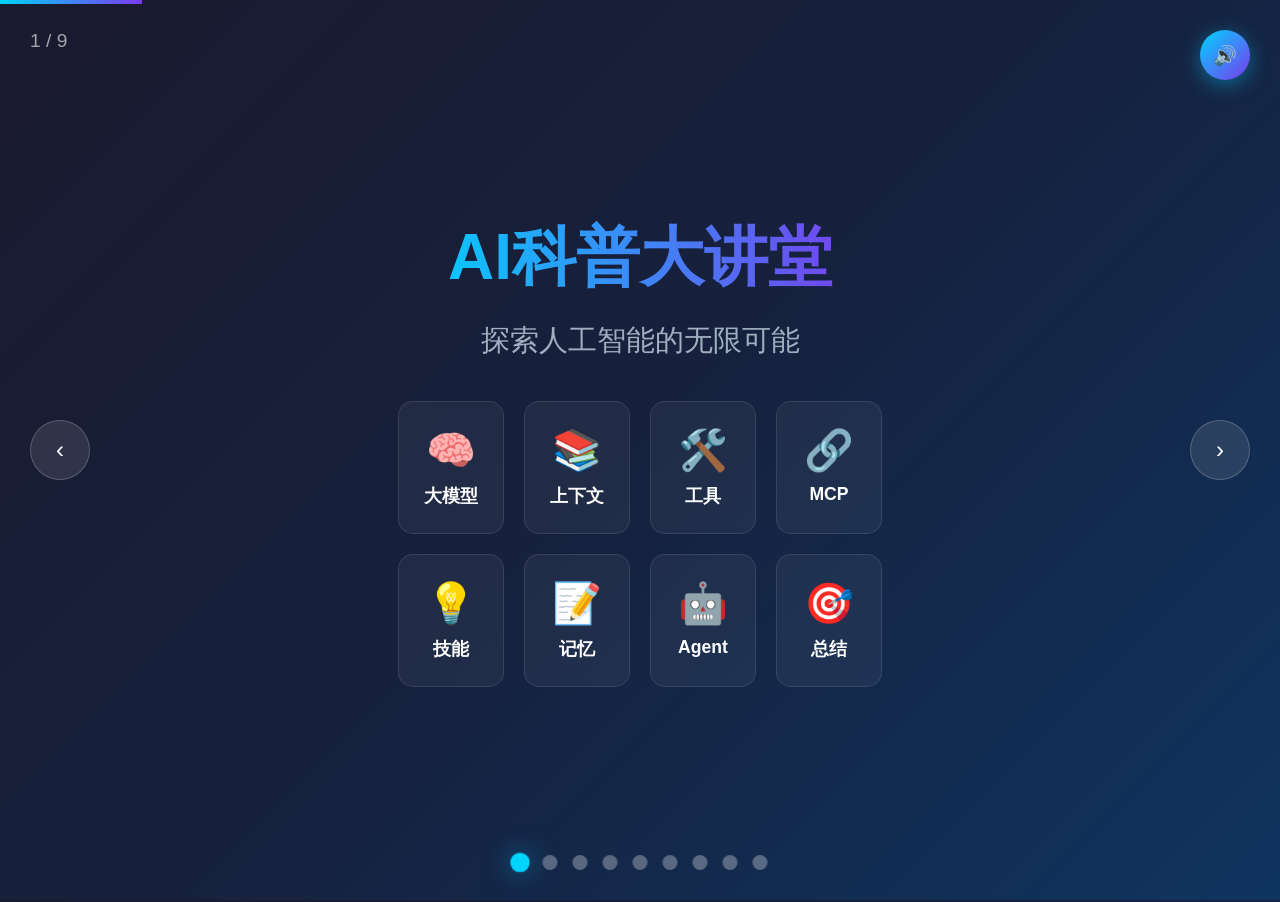
<file: index.html>
<!DOCTYPE html>
<html lang="zh-CN">
<head>
    <meta charset="UTF-8">
    <meta name="viewport" content="width=device-width, initial-scale=1.0">
    <title>AI科普大讲堂</title>
    <style>
        * {
            margin: 0;
            padding: 0;
            box-sizing: border-box;
        }

        body {
            font-family: 'Microsoft YaHei', 'PingFang SC', sans-serif;
            background: linear-gradient(135deg, #1a1a2e 0%, #16213e 50%, #0f3460 100%);
            min-height: 100vh;
            overflow: hidden;
        }

        .presentation {
            width: 100vw;
            height: 100vh;
            position: relative;
        }

        .slide {
            position: absolute;
            width: 100%;
            height: 100%;
            opacity: 0;
            transform: scale(0.8) translateY(20px);
            transition: all 0.5s ease-in-out;
            display: flex;
            flex-direction: column;
            justify-content: center;
            align-items: center;
            padding: 60px;
            color: white;
        }

        .slide.active {
            opacity: 1;
            transform: scale(1) translateY(0);
        }

        .slide-title {
            font-size: 3rem;
            font-weight: bold;
            text-align: center;
            margin-bottom: 40px;
            background: linear-gradient(90deg, #00d4ff, #7c3aed);
            -webkit-background-clip: text;
            -webkit-text-fill-color: transparent;
            background-clip: text;
        }

        .slide-subtitle {
            font-size: 1.5rem;
            margin-bottom: 30px;
            color: #a0aec0;
        }

        .content-section {
            max-width: 900px;
            width: 100%;
        }

        .content-card {
            background: rgba(255, 255, 255, 0.05);
            backdrop-filter: blur(10px);
            border-radius: 20px;
            padding: 30px;
            margin-bottom: 20px;
            border: 1px solid rgba(255, 255, 255, 0.1);
            transition: transform 0.3s, box-shadow 0.3s;
        }

        .content-card:hover {
            transform: translateY(-5px);
            box-shadow: 0 20px 40px rgba(0, 212, 255, 0.2);
        }

        .card-title {
            font-size: 1.3rem;
            font-weight: 600;
            margin-bottom: 15px;
            color: #00d4ff;
        }

        .card-text {
            font-size: 1.1rem;
            line-height: 1.8;
            color: #e2e8f0;
        }

        .highlight-text {
            color: #fbbf24;
            font-weight: 600;
        }

        .list-container {
            display: grid;
            grid-template-columns: repeat(auto-fit, minmax(250px, 1fr));
            gap: 20px;
            margin-top: 20px;
        }

        .list-item {
            background: rgba(124, 58, 237, 0.2);
            padding: 20px;
            border-radius: 12px;
            text-align: center;
            font-size: 1.1rem;
            border: 1px solid rgba(124, 58, 237, 0.3);
        }

        .nav-container {
            position: fixed;
            bottom: 30px;
            left: 50%;
            transform: translateX(-50%);
            display: flex;
            gap: 15px;
            z-index: 100;
        }

        .nav-dot {
            width: 15px;
            height: 15px;
            border-radius: 50%;
            background: rgba(255, 255, 255, 0.3);
            cursor: pointer;
            transition: all 0.3s;
            border: 2px solid transparent;
        }

        .nav-dot.active {
            background: #00d4ff;
            transform: scale(1.3);
            box-shadow: 0 0 20px rgba(0, 212, 255, 0.5);
        }

        .nav-dot:hover {
            background: rgba(0, 212, 255, 0.5);
        }

        .control-buttons {
            position: fixed;
            top: 50%;
            transform: translateY(-50%);
            width: 100%;
            display: flex;
            justify-content: space-between;
            padding: 0 30px;
            z-index: 100;
        }

        .nav-btn {
            width: 60px;
            height: 60px;
            border-radius: 50%;
            background: rgba(255, 255, 255, 0.1);
            border: 1px solid rgba(255, 255, 255, 0.2);
            color: white;
            font-size: 1.5rem;
            cursor: pointer;
            transition: all 0.3s;
            display: flex;
            align-items: center;
            justify-content: center;
        }

        .nav-btn:hover {
            background: rgba(0, 212, 255, 0.3);
            transform: scale(1.1);
        }

        .speaker-btn {
            position: fixed;
            top: 30px;
            right: 30px;
            width: 50px;
            height: 50px;
            border-radius: 50%;
            background: linear-gradient(135deg, #00d4ff, #7c3aed);
            border: none;
            color: white;
            font-size: 1.2rem;
            cursor: pointer;
            transition: all 0.3s;
            box-shadow: 0 5px 20px rgba(0, 212, 255, 0.4);
            z-index: 100;
        }

        .speaker-btn:hover {
            transform: scale(1.1);
            box-shadow: 0 8px 30px rgba(0, 212, 255, 0.6);
        }

        .speaker-btn.active {
            animation: pulse 1s infinite;
        }

        @keyframes pulse {
            0%, 100% { box-shadow: 0 5px 20px rgba(0, 212, 255, 0.4); }
            50% { box-shadow: 0 5px 30px rgba(0, 212, 255, 0.8); }
        }

        .progress-bar {
            position: fixed;
            top: 0;
            left: 0;
            height: 4px;
            background: linear-gradient(90deg, #00d4ff, #7c3aed);
            transition: width 0.5s ease;
            z-index: 100;
        }

        .page-number {
            position: fixed;
            top: 30px;
            left: 30px;
            font-size: 1.2rem;
            color: rgba(255, 255, 255, 0.6);
            z-index: 100;
        }

        .intro-section {
            text-align: center;
        }

        .intro-title {
            font-size: 4rem;
            margin-bottom: 20px;
            animation: fadeInUp 1s ease;
        }

        .intro-subtitle {
            font-size: 1.8rem;
            color: #a0aec0;
            animation: fadeInUp 1s ease 0.3s;
            opacity: 0;
            animation-fill-mode: forwards;
        }

        @keyframes fadeInUp {
            from {
                opacity: 0;
                transform: translateY(30px);
            }
            to {
                opacity: 1;
                transform: translateY(0);
            }
        }

        .topics-grid {
            display: grid;
            grid-template-columns: repeat(4, 1fr);
            gap: 20px;
            margin-top: 40px;
        }

        .topic-item {
            background: rgba(255, 255, 255, 0.05);
            padding: 25px;
            border-radius: 15px;
            text-align: center;
            border: 1px solid rgba(255, 255, 255, 0.1);
            transition: all 0.3s;
        }

        .topic-item:hover {
            background: rgba(0, 212, 255, 0.1);
            transform: translateY(-5px);
        }

        .topic-icon {
            font-size: 2.5rem;
            margin-bottom: 10px;
        }

        .topic-name {
            font-size: 1.1rem;
            font-weight: 600;
        }

        .warning-box {
            background: rgba(251, 191, 36, 0.1);
            border-left: 4px solid #fbbf24;
            padding: 20px;
            border-radius: 0 12px 12px 0;
            margin-top: 20px;
        }

        .success-box {
            background: rgba(34, 197, 94, 0.1);
            border-left: 4px solid #22c55e;
            padding: 20px;
            border-radius: 0 12px 12px 0;
            margin-top: 20px;
        }

        @media (max-width: 768px) {
            .slide {
                padding: 20px;
            }
            
            .slide-title {
                font-size: 2rem;
            }
            
            .topics-grid {
                grid-template-columns: repeat(2, 1fr);
            }
            
            .intro-title {
                font-size: 2.5rem;
            }
            
            .nav-btn {
                width: 45px;
                height: 45px;
                font-size: 1.2rem;
            }
        }
    </style>
</head>
<body>
    <div class="progress-bar" id="progressBar"></div>
    <div class="page-number" id="pageNumber">1 / 9</div>
    
    <button class="speaker-btn" id="speakerBtn" onclick="toggleSpeak()">
        🔊
    </button>
    
    <audio id="audio0"></audio>
    <audio id="audio1"></audio>
    <audio id="audio2"></audio>
    <audio id="audio3"></audio>    
    <audio id="audio4"></audio>
    <audio id="audio5"></audio>
    <audio id="audio6"></audio>
    <audio id="audio7"></audio>
    <audio id="audio8"></audio>
    
    <div class="control-buttons">
        <button class="nav-btn" onclick="prevSlide()">‹</button>
        <button class="nav-btn" onclick="nextSlide()">›</button>
    </div>

    <div class="presentation" id="presentation">
        <div class="slide active">
            <div class="intro-section">
                <h1 class="slide-title intro-title">AI科普大讲堂</h1>
                <p class="intro-subtitle">探索人工智能的无限可能</p>
                <div class="topics-grid">
                    <div class="topic-item"><div class="topic-icon">🧠</div><div class="topic-name">大模型</div></div>
                    <div class="topic-item"><div class="topic-icon">📚</div><div class="topic-name">上下文</div></div>
                    <div class="topic-item"><div class="topic-icon">🛠️</div><div class="topic-name">工具</div></div>
                    <div class="topic-item"><div class="topic-icon">🔗</div><div class="topic-name">MCP</div></div>
                    <div class="topic-item"><div class="topic-icon">💡</div><div class="topic-name">技能</div></div>
                    <div class="topic-item"><div class="topic-icon">📝</div><div class="topic-name">记忆</div></div>
                    <div class="topic-item"><div class="topic-icon">🤖</div><div class="topic-name">Agent</div></div>
                    <div class="topic-item"><div class="topic-icon">🎯</div><div class="topic-name">总结</div></div>
                </div>
            </div>
        </div>

        <div class="slide">
            <h1 class="slide-title">🧠 大模型</h1>
            <div class="content-section">
                <div class="content-card">
                    <div class="card-title">国际大模型厂商</div>
                    <div class="card-text">
                        <div class="list-container">
                            <div class="list-item">Google</div>
                            <div class="list-item">OpenAI</div>
                            <div class="list-item">Anthropic</div>
                            <div class="list-item">Meta</div>
                        </div>
                    </div>
                </div>
                
                <div class="content-card">
                    <div class="card-title">国内大模型厂商</div>
                    <div class="card-text">
                        <div class="list-container">
                            <div class="list-item">智普</div>
                            <div class="list-item">DeepSeek</div>
                            <div class="list-item">月之暗面</div>
                            <div class="list-item">MiniMax</div>
                            <div class="list-item">小米</div>
                            <div class="list-item">字节跳动</div>
                            <div class="list-item">阿里巴巴</div>
                            <div class="list-item">腾讯商汤美团</div>
                        </div>
                    </div>
                </div>

                <div class="content-card">
                    <div class="card-title">大模型种类</div>
                    <div class="card-text">
                        <div class="list-container">
                            <div class="list-item">推理模型</div>
                            <div class="list-item">生图模型</div>
                            <div class="list-item">视频模型</div>
                            <div class="list-item">声音模型</div>
                        </div>
                    </div>
                </div>
            </div>
        </div>

        <div class="slide">
            <h1 class="slide-title">📚 上下文工程</h1>
            <div class="content-section">
                <div class="content-card">
                    <div class="card-title">核心概念</div>
                    <div class="card-text">
                        <span class="highlight-text">所有对于大模型的应用都是上下文工程。</span>
                    </div>
                </div>

                <div class="content-card">
                    <div class="card-title">对话控制</div>
                    <div class="card-text">
                        对话都是客户端控制的。用户通过精心设计的提示词引导模型生成特定的输出。
                    </div>
                </div>

                <div class="content-card">
                    <div class="card-title">上下文的组成</div>
                    <div class="card-text">
                        <div class="list-container">
                            <div class="list-item">系统关键词</div>
                            <div class="list-item">对话历史</div>
                            <div class="list-item">工具调用</div>
                            <div class="list-item">温度参数</div>
                        </div>
                    </div>
                </div>

                <div class="success-box">
                    <strong>关键点：</strong>精心设计的上下文可以引导AI产生更精准、更有用的输出。
                </div>
            </div>
        </div>

        <div class="slide">
            <h1 class="slide-title">🛠️ 工具调用</h1>
            <div class="content-section">
                <div class="content-card">
                    <div class="card-title">核心能力</div>
                    <div class="card-text">
                        <span class="highlight-text">工具调用能力是AI Agent的核心能力。</span>它使AI能够与外部系统交互，获取实时数据，执行特定任务。
                    </div>
                </div>

                <div class="content-card">
                    <div class="card-title">工具实现</div>
                    <div class="card-text">
                        所有工具都需要被调用一方实现。这意味着开发者需要编写API接口，让AI能够通过标准化的方式调用这些功能。
                    </div>
                </div>

                <div class="content-card">
                    <div class="card-title">靠谱的工具调用示例：天气查询</div>
                    <div class="card-text">
                        用户问："北京今天天气怎么样？"，AI调用天气API，获取实时天气数据，然后用自然语言回复用户。
                    </div>
                </div>

                <div class="warning-box">
                    <strong>不靠谱的工具调用示例：人生模拟器</strong>
                    <p>复杂的人生决策模拟需要大量参数和复杂逻辑，AI可能产生幻觉或错误的建议。</p>
                </div>
            </div>
        </div>

        <div class="slide">
            <h1 class="slide-title">🔗 MCP模型上下文协议</h1>
            <div class="content-section">
                <div class="content-card">
                    <div class="card-title">MCP是什么</div>
                    <div class="card-text">
                        MCP是工具集合。它为AI模型提供了统一的方式来访问各种工具和服务。
                    </div>
                </div>

                <div class="content-card">
                    <div class="card-title">核心价值</div>
                    <div class="card-text">
                        <span class="highlight-text">给别人使用我的工具的能力，让我获取使用别人工具的能力。</span>
                    </div>
                </div>

                <div class="content-card">
                    <div class="card-title">最终目的</div>
                    <div class="card-text">
                        <span class="highlight-text">不要重复开发轮子。</span>通过标准化的工具调用协议，开发者可以共享和复用工具，提高开发效率。
                    </div>
                </div>

                <div class="success-box">
                    <strong>MCP的优势：</strong>促进工具生态的发展，让AI Agent能够访问更多高质量的工具服务。
                </div>
            </div>
        </div>

        <div class="slide">
            <h1 class="slide-title">💡 技能</h1>
            <div class="content-section">
                <div class="content-card">
                    <div class="card-title">技能的定义</div>
                    <div class="card-text">
                        <span class="highlight-text">技能是工作流。</span>它是可以复用的行为模板，将多个工具调用和逻辑组合成一个完整的任务流程。
                    </div>
                </div>

                <div class="content-card">
                    <div class="card-title">技能的特点</div>
                    <div class="card-text">
                        <div class="list-container">
                            <div class="list-item">可复用性</div>
                            <div class="list-item">标准化</div>
                            <div class="list-item">组合性</div>
                            <div class="list-item">可扩展</div>
                        </div>
                    </div>
                </div>

                <div class="content-card">
                    <div class="card-title">技能的应用</div>
                    <div class="card-text">
                        通过组合多个技能，AI Agent可以完成复杂的任务。例如：旅游规划技能可以组合搜索、天气查询、预订等工具。
                    </div>
                </div>
            </div>
        </div>

        <div class="slide">
            <h1 class="slide-title">📝 大模型记忆</h1>
            <div class="content-section">
                <div class="content-card">
                    <div class="card-title">短期记忆</div>
                    <div class="card-text">
                        <span class="highlight-text">短期记忆是上下文窗口。</span>模型在对话过程中利用上下文窗口来记住当前对话的内容，但这种记忆是临时的，对话结束后就会消失。
                    </div>
                </div>

                <div class="content-card">
                    <div class="card-title">长期记忆</div>
                    <div class="card-text">
                        <span class="highlight-text">长期记忆是文件和数据库。</span>通过将信息存储到外部系统，AI可以在不同对话之间保持持久的记忆。
                    </div>
                </div>

                <div class="warning-box">
                    <strong>重要提示：</strong>所有的记忆都需要注入上下文才会生效。也就是说，存储的信息必须被重新加载到对话上下文中，模型才能使用这些信息。
                </div>

                <div class="content-card">
                    <div class="card-title">记忆应用场景</div>
                    <div class="card-text">
                        <div class="list-container">
                            <div class="list-item">用户偏好记忆</div>
                            <div class="list-item">历史对话回顾</div>
                            <div class="list-item">知识库检索</div>
                            <div class="list-item">任务状态跟踪</div>
                        </div>
                    </div>
                </div>
            </div>
        </div>

        <div class="slide">
            <h1 class="slide-title">🤖 Agent智能代理</h1>
            <div class="content-section">
                <div class="content-card">
                    <div class="card-title">通用Agent</div>
                    <div class="card-text">
                        通用Agent都是给个人用的，例如豆包。它们提供一站式的AI服务，可以处理各种日常任务。
                    </div>
                </div>

                <div class="content-card">
                    <div class="card-title">Agent架构</div>
                    <div class="card-text">
                        <span class="highlight-text">通用Agent是专用Agent的入口。</span>简单任务用工具直接完成，复杂任务由专用Agent处理。
                    </div>
                </div>

                <div class="content-card">
                    <div class="card-title">编程Agent</div>
                    <div class="card-text">
                        <span class="highlight-text">编程Agent是最好的Agent。</span>原因：结构化程度最高，产生幻觉的空间小。人类对编程这项工作的工程化能力强。
                    </div>
                </div>

                <div class="warning-box">
                    <strong>为什么Agent干不好活？</strong>
                    <p>1.注意力缺失：上下文越长，问题越严重。</p>
                    <p>2.模型幻觉：模型以为的正确其实未必正确。</p>
                </div>
            </div>
        </div>

        <div class="slide">
            <h1 class="slide-title">🎯 总结：企业应用Agent</h1>
            <div class="content-section">
                <div class="content-card">
                    <div class="card-title">基础设施建设</div>
                    <div class="card-text">
                        <span class="highlight-text">建立基础设施应该着眼于工具。</span>强大的工具生态是Agent发挥作用的基础。
                    </div>
                </div>

                <div class="content-card">
                    <div class="card-title">专用Agent优先</div>
                    <div class="card-text">
                        <span class="highlight-text">从专业角度或者模型能力角度来说都要专用Agent。</span>专用Agent在特定领域表现更出色。
                    </div>
                </div>

                <div class="success-box">
                    <strong>核心要点总结：</strong>
                    <p>大模型提供基础能力，上下文工程引导输出，工具扩展能力边界，MCP促进工具共享，技能组合工作流，记忆增强持续性，Agent实现自主任务执行。</p>
                </div>

                <div class="content-card" style="text-align: center; margin-top: 30px;">
                    <div class="card-text" style="font-size: 1.5rem;">
                        <span class="highlight-text">感谢观看！</span>
                    </div>
                    <div class="card-text" style="margin-top: 10px; color: #a0aec0;">
                        AI科普大讲堂 - 探索人工智能的无限可能
                    </div>
                </div>
            </div>
        </div>
    </div>

    <div class="nav-container" id="navContainer"></div>

    <script>
        const slides = document.querySelectorAll('.slide');
        const navDots = [];
        let currentSlide = 0;
        let isSpeaking = false;
        let speechSynthesis = window.speechSynthesis;

        const pageNumber = document.getElementById('pageNumber');
        const progressBar = document.getElementById('progressBar');
        const speakerBtn = document.getElementById('speakerBtn');

        for (let i = 0; i < slides.length; i++) {
            const dot = document.createElement('div');
            dot.className = 'nav-dot';
            dot.addEventListener('click', () => goToSlide(i));
            document.getElementById('navContainer').appendChild(dot);
            navDots.push(dot);
        }

        function updateNavDots() {
            navDots.forEach((dot, index) => {
                dot.className = `nav-dot ${index === currentSlide ? 'active' : ''}`;
            });
        }

        function updateProgress() {
            pageNumber.textContent = `${currentSlide + 1} / ${slides.length}`;
            progressBar.style.width = `${((currentSlide + 1) / slides.length) * 100}%`;
        }

        function goToSlide(index) {
            if (index < 0 || index >= slides.length) return;
            
            stopSpeak();
            slides[currentSlide].classList.remove('active');
            currentSlide = index;
            slides[currentSlide].classList.add('active');
            updateNavDots();
            updateProgress();
        }

        function nextSlide() {
            goToSlide((currentSlide + 1) % slides.length);
        }

        function prevSlide() {
            goToSlide((currentSlide - 1 + slides.length) % slides.length);
        }

        const slideTexts = [
            "欢迎来到AI科普大讲堂，探索人工智能的无限可能。今天我们将讨论大模型、上下文、工具、MCP、技能、记忆、Agent等核心概念。",
            "大模型是人工智能领域的核心技术。国际上主要的大模型厂商包括Google、OpenAI、Anthropic和Meta。国内则有智普、DeepSeek、月之暗面、MiniMax、小米、字节跳动、阿里巴巴等公司。大模型主要分为推理模型、生图模型、视频模型和声音模型四大类。",
            "所有对于大模型的应用都是上下文工程。对话都是客户端控制的，用户通过精心设计的提示词引导模型生成特定的输出。上下文主要由系统关键词、对话历史、工具调用和温度参数组成。精心设计的上下文可以引导AI产生更精准、更有用的输出。",
            "工具调用能力是AIAgent的核心能力，它使AI能够与外部系统交互，获取实时数据，执行特定任务。所有工具都需要被调用一方实现。靠谱的工具调用示例包括天气查询，用户询问天气时，AI调用天气API获取实时数据后回复用户。而像人生模拟器这样的复杂任务则不太适合工具调用，因为AI可能产生幻觉或错误的建议。",
            "MCP是模型上下文协议，它是工具集合，为AI模型提供了统一的方式来访问各种工具和服务。MCP的核心价值在于给别人使用我的工具的能力，让我获取使用别人工具的能力，最终目的是不要重复开发轮子。通过标准化的工具调用协议，开发者可以共享和复用工具，提高开发效率。",
            "技能是工作流，是可以复用的行为模板，将多个工具调用和逻辑组合成一个完整的任务流程。技能具有可复用性、标准化、组合性和可扩展性等特点。通过组合多个技能，AIAgent可以完成复杂的任务，例如旅游规划技能可以组合搜索、天气查询、预订等工具。",
            "大模型的记忆分为短期记忆和长期记忆。短期记忆是上下文窗口，模型在对话过程中利用上下文窗口来记住当前对话的内容，但这种记忆是临时的。长期记忆是文件和数据库，通过将信息存储到外部系统，AI可以在不同对话之间保持持久的记忆。需要注意的是，所有的记忆都需要注入上下文才会生效。",
            "Agent是智能代理。通用Agent都是给个人用的，例如豆包。通用Agent是专用Agent的入口，简单任务用工具直接完成，复杂任务由专用Agent处理。编程Agent是最好的Agent，因为它结构化程度最高，产生幻觉的空间小。Agent工作时可能会遇到注意力缺失和模型幻觉等问题。",
            "总结来说，企业应用Agent时应该建立以工具为核心的基础设施，从专业角度或者模型能力角度来说都应该使用专用Agent。大模型提供基础能力，上下文工程引导输出，工具扩展能力边界，MCP促进工具共享，技能组合工作流，记忆增强持续性，Agent实现自主任务执行。感谢观看AI科普大讲堂。"
        ];

        let currentAudio = null;

        async function toggleSpeak() {
            const audio = document.getElementById('audio' + currentSlide);
            const text = slideTexts[currentSlide];

            if (currentAudio === audio && currentAudio) {
                if (currentAudio.paused) {
                    currentAudio.play();
                    speakerBtn.classList.add('active');
                    speakerBtn.textContent = '⏹️';
                } else {
                    currentAudio.pause();
                    speakerBtn.classList.remove('active');
                    speakerBtn.textContent = '🔊';
                }
                return;
            }

            if (currentAudio) {
                currentAudio.pause();
                currentAudio.currentTime = 0;
            }

            speakerBtn.classList.add('active');
            speakerBtn.textContent = '⏹️';

            try {
                const response = await fetch('http://localhost:3101/api/speech/synthesize', {
                    method: 'POST',
                    headers: {
                        'Content-Type': 'application/json'
                    },
                    body: JSON.stringify({
                        text: text,
                        model: 'speech-2.8-hd',
                        voice: 'female-tianmei',
                        format: 'mp3',
                        stream: false
                    })
                });

                if (!response.ok) {
                    throw new Error('TTS API error');
                }

                const data = await response.json();
                const audioUrl = 'http://localhost:3101' + data.urls[0];

                audio.src = audioUrl;
                currentAudio = audio;

                audio.onended = () => {
                    speakerBtn.classList.remove('active');
                    speakerBtn.textContent = '🔊';
                };

                audio.onerror = () => {
                    speakerBtn.classList.remove('active');
                    speakerBtn.textContent = '🔊';
                    alert('音频播放失败，请检查TTS服务是否运行');
                };

                await audio.play();

            } catch (error) {
                console.error('Error:', error);
                speakerBtn.classList.remove('active');
                speakerBtn.textContent = '🔊';
                alert('语音合成失败，请确保TTS服务在localhost:3101运行中');
            }
        }

        function stopSpeak() {
            if (currentAudio) {
                currentAudio.pause();
                currentAudio.currentTime = 0;
            }
            speakerBtn.classList.remove('active');
            speakerBtn.textContent = '🔊';
        }

        document.addEventListener('keydown', (e) => {
            if (e.key === 'ArrowRight') nextSlide();
            if (e.key === 'ArrowLeft') prevSlide();
            if (e.key === 'Escape') stopSpeak();
        });

        updateNavDots();
        updateProgress();
    </script>
</body>
</html>
</file>
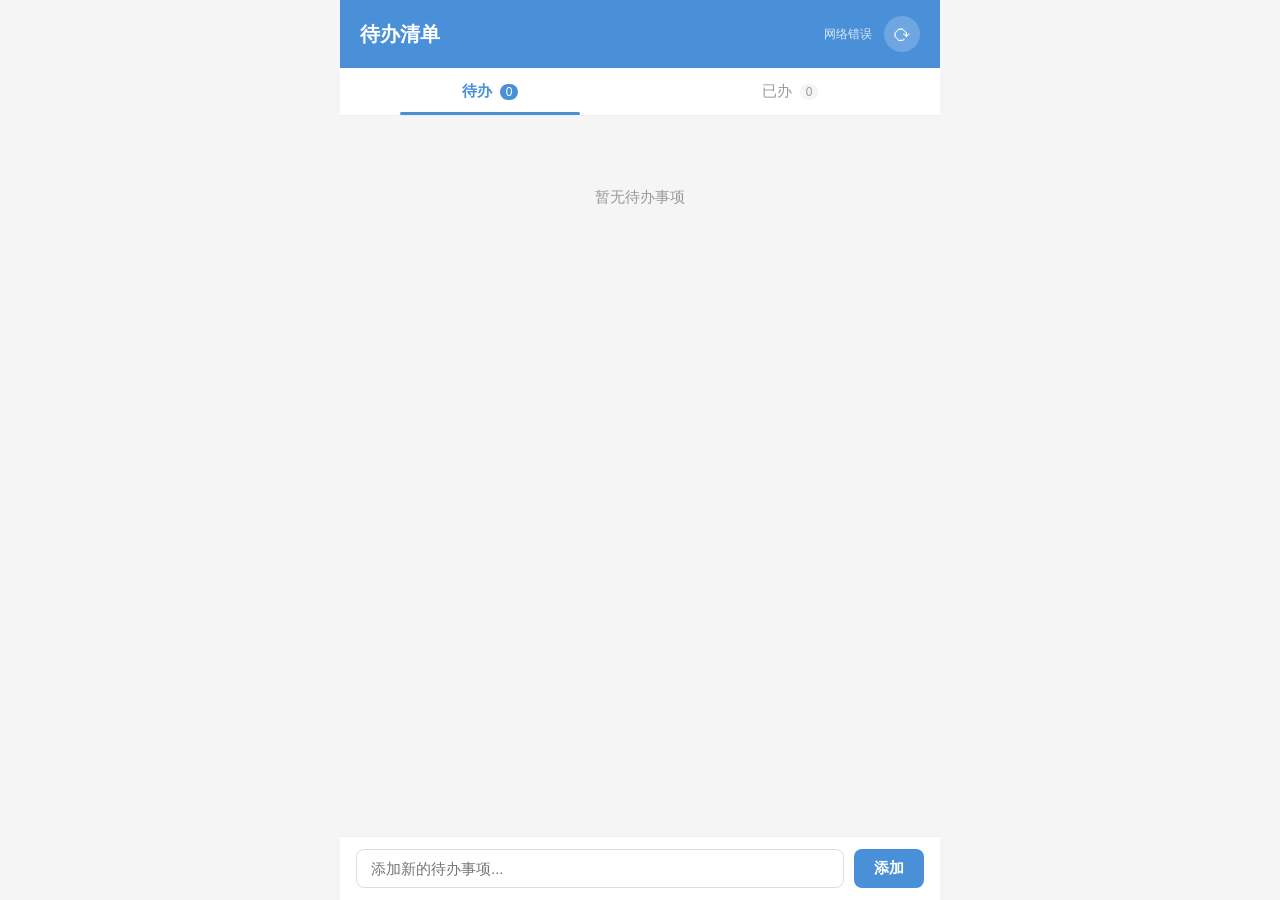
<file: doc/index.html>
<!DOCTYPE html>
<html lang="zh-CN">
<head>
  <meta charset="UTF-8">
  <meta name="viewport" content="width=device-width, initial-scale=1.0, user-scalable=no">
  <meta name="apple-mobile-web-app-capable" content="yes">
  <meta name="apple-mobile-web-app-status-bar-style" content="default">
  <meta name="theme-color" content="#4a90d9">
  <title>待办清单</title>
  <link rel="manifest" href="manifest.json">
  <link rel="stylesheet" href="style.css">
</head>
<body>
  <div id="app">
    <header>
      <h1>待办清单</h1>
      <div id="sync-status"></div>
      <button id="sync-btn" title="同步">⟳</button>
    </header>

    <div class="tabs">
      <button class="tab active" data-tab="pending">待办 <span id="pending-count">0</span></button>
      <button class="tab" data-tab="done">已办 <span id="done-count">0</span></button>
    </div>

    <main>
      <ul id="todo-list" class="todo-list"></ul>
      <div id="empty-state" class="empty-state">暂无事项</div>
    </main>

    <div class="input-bar">
      <input type="text" id="todo-input" placeholder="添加新的待办事项..." autocomplete="off">
      <button id="add-btn">添加</button>
    </div>
  </div>

  <script src="app.js"></script>
</body>
</html>
</file>
<file: doc/style.css>
* {
  margin: 0;
  padding: 0;
  box-sizing: border-box;
  -webkit-tap-highlight-color: transparent;
}

:root {
  --primary: #4a90d9;
  --danger: #e74c3c;
  --success: #27ae60;
  --bg: #f5f5f5;
  --card: #fff;
  --text: #333;
  --text-light: #999;
  --border: #eee;
}

body {
  font-family: -apple-system, BlinkMacSystemFont, "Segoe UI", Roboto, sans-serif;
  background: var(--bg);
  color: var(--text);
  min-height: 100vh;
  overflow-x: hidden;
}

#app {
  max-width: 600px;
  margin: 0 auto;
  min-height: 100vh;
  display: flex;
  flex-direction: column;
}

header {
  background: var(--primary);
  color: #fff;
  padding: 16px 20px;
  display: flex;
  align-items: center;
  gap: 12px;
  position: sticky;
  top: 0;
  z-index: 10;
}

header h1 {
  font-size: 20px;
  flex: 1;
}

#sync-status {
  font-size: 12px;
  opacity: 0.8;
  max-width: 120px;
  white-space: nowrap;
  overflow: hidden;
  text-overflow: ellipsis;
}

#sync-btn {
  background: rgba(255,255,255,0.2);
  border: none;
  color: #fff;
  width: 36px;
  height: 36px;
  border-radius: 50%;
  font-size: 20px;
  cursor: pointer;
  display: flex;
  align-items: center;
  justify-content: center;
  transition: transform 0.3s;
}

#sync-btn.spinning {
  animation: spin 0.8s linear infinite;
}

@keyframes spin {
  to { transform: rotate(360deg); }
}

.tabs {
  display: flex;
  background: var(--card);
  border-bottom: 1px solid var(--border);
  position: sticky;
  top: 68px;
  z-index: 9;
}

.tab {
  flex: 1;
  padding: 14px;
  border: none;
  background: none;
  font-size: 15px;
  color: var(--text-light);
  cursor: pointer;
  position: relative;
  transition: color 0.2s;
}

.tab.active {
  color: var(--primary);
  font-weight: 600;
}

.tab.active::after {
  content: '';
  position: absolute;
  bottom: 0;
  left: 20%;
  right: 20%;
  height: 3px;
  background: var(--primary);
  border-radius: 2px;
}

.tab span {
  display: inline-block;
  background: var(--bg);
  color: var(--text-light);
  font-size: 12px;
  padding: 1px 6px;
  border-radius: 10px;
  margin-left: 4px;
  font-weight: normal;
}

.tab.active span {
  background: var(--primary);
  color: #fff;
}

main {
  flex: 1;
  padding: 12px 16px;
  padding-bottom: 80px;
}

.todo-list {
  list-style: none;
}

.todo-item {
  background: var(--card);
  border-radius: 10px;
  padding: 14px 16px;
  margin-bottom: 8px;
  display: flex;
  align-items: center;
  gap: 12px;
  box-shadow: 0 1px 3px rgba(0,0,0,0.06);
  transition: transform 0.2s, opacity 0.2s;
  position: relative;
  overflow: hidden;
}

.todo-item.removing {
  transform: translateX(100%);
  opacity: 0;
}

.todo-checkbox {
  width: 22px;
  height: 22px;
  border: 2px solid #ddd;
  border-radius: 50%;
  flex-shrink: 0;
  cursor: pointer;
  display: flex;
  align-items: center;
  justify-content: center;
  transition: all 0.2s;
}

.todo-checkbox.checked {
  background: var(--success);
  border-color: var(--success);
}

.todo-checkbox.checked::after {
  content: '✓';
  color: #fff;
  font-size: 13px;
  font-weight: bold;
}

.todo-text {
  flex: 1;
  font-size: 15px;
  line-height: 1.4;
  word-break: break-all;
}

.todo-item.done .todo-text {
  text-decoration: line-through;
  color: var(--text-light);
}

.todo-date {
  font-size: 11px;
  color: var(--text-light);
  flex-shrink: 0;
}

.todo-delete {
  background: none;
  border: none;
  color: var(--text-light);
  font-size: 18px;
  cursor: pointer;
  padding: 4px;
  opacity: 0;
  transition: opacity 0.2s, color 0.2s;
}

.todo-item:hover .todo-delete,
.todo-item:active .todo-delete {
  opacity: 1;
}

/* 移动端始终显示删除按钮 */
@media (hover: none) {
  .todo-delete {
    opacity: 0.6;
  }
}

.todo-delete:active {
  color: var(--danger);
}

.empty-state {
  text-align: center;
  padding: 60px 20px;
  color: var(--text-light);
  font-size: 15px;
}

.input-bar {
  position: fixed;
  bottom: 0;
  left: 0;
  right: 0;
  background: var(--card);
  padding: 12px 16px;
  padding-bottom: calc(12px + env(safe-area-inset-bottom));
  display: flex;
  gap: 10px;
  border-top: 1px solid var(--border);
  z-index: 10;
  max-width: 600px;
  margin: 0 auto;
}

#todo-input {
  flex: 1;
  border: 1px solid #ddd;
  border-radius: 8px;
  padding: 10px 14px;
  font-size: 15px;
  outline: none;
  transition: border-color 0.2s;
}

#todo-input:focus {
  border-color: var(--primary);
}

#add-btn {
  background: var(--primary);
  color: #fff;
  border: none;
  border-radius: 8px;
  padding: 10px 20px;
  font-size: 15px;
  font-weight: 600;
  cursor: pointer;
  white-space: nowrap;
  transition: background 0.2s;
}

#add-btn:active {
  background: #3a7bc8;
}

/* 同步动画 */
@keyframes pulse {
  0%, 100% { opacity: 1; }
  50% { opacity: 0.5; }
}

.syncing {
  animation: pulse 1s ease-in-out infinite;
}
</file>
